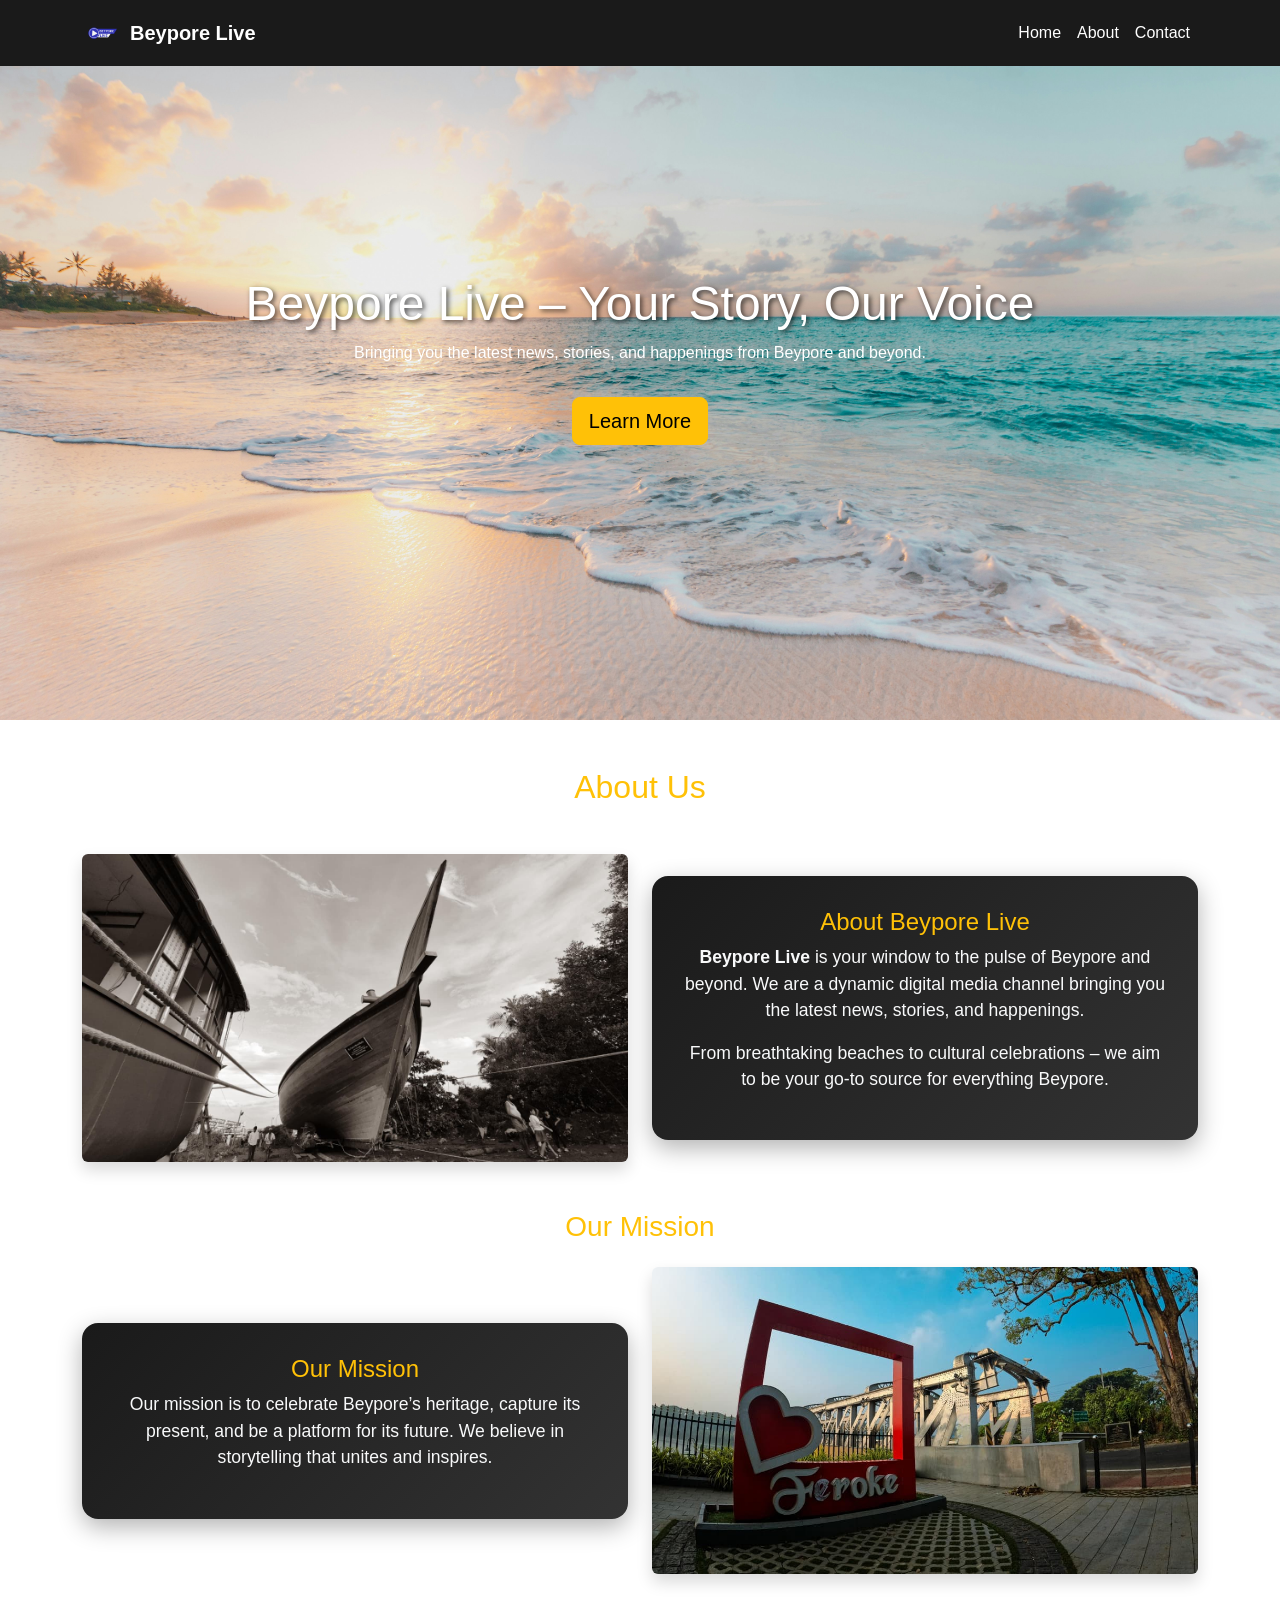
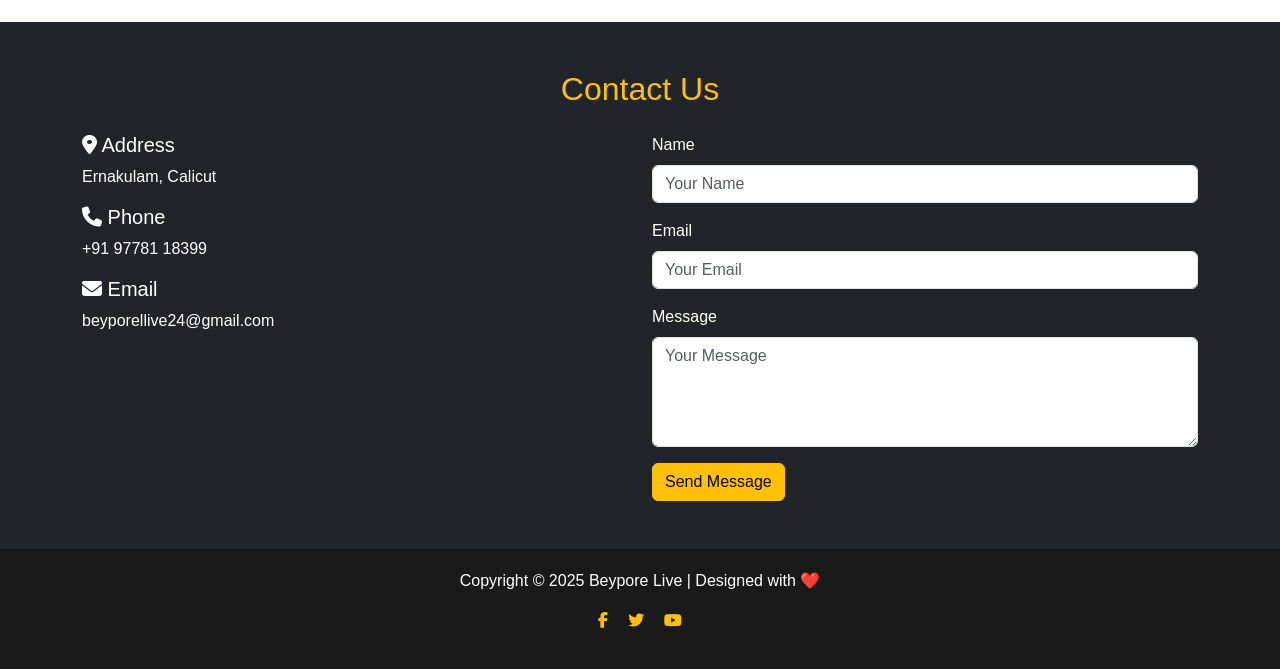
<file: last.html>
<!DOCTYPE html>
<html lang="en">
<head>
    <meta charset="UTF-8">
    <meta name="viewport" content="width=device-width, initial-scale=1.0">
    <!-- <title>Beypore Live</title> -->
    <title>Beypore Live – Your Story, Our Voice</title>
    <link href="assets/Untitled983_20250711172752.png" rel="icon">
    <link rel="stylesheet" href="https://cdn.jsdelivr.net/npm/bootstrap@5.3.0/dist/css/bootstrap.min.css">
    <link rel="stylesheet" href="https://cdnjs.cloudflare.com/ajax/libs/font-awesome/6.4.0/css/all.min.css">
    <link href="https://unpkg.com/aos@2.3.1/dist/aos.css" rel="stylesheet">

    <style>
        body {
            font-family: Arial, sans-serif;
        }
        .navbar {
            background-color: #1a1a1a;
        }
        .navbar-brand {
            font-weight: bold;
            /* color: #ffc107 !important; */
            color: #ffffff !important;
        }
        .hero {
            background: url('assets/sean-oulashin-KMn4VEeEPR8-unsplash.jpg') no-repeat center center/cover;
            height: 80vh;
            color: white;
            display: flex;
            align-items: center;
            justify-content: center;
            text-align: center;
        }
        .hero h1 {
            font-size: 3rem;
            text-shadow: 2px 2px 5px rgba(0,0,0,0.7);
        }
        .section-title {
            color: #ffc107;
            margin-bottom: 20px;
        }
        footer {
            background-color: #1a1a1a;
            color: white;
            padding: 20px 0;
        }
        footer a {
            color: #ffc107;
            text-decoration: none;
        }


        .jumbotron-style {
            background: linear-gradient(135deg, #1a1a1a, #333);
            color: #ffc107;
            padding: 2rem;
            border-radius: 1rem;
            box-shadow: 0 8px 25px rgba(0,0,0,0.3);
            text-align: center;
            transition: transform 0.3s ease;
        }
        .jumbotron-style:hover {
        transform: scale(1.02);
        }
        .jumbotron-style p {
            color: #f8f9fa;
            font-size: 1.1rem;
        }

    </style>
</head>
<body>




<!-- Navbar -->
<nav class="navbar navbar-expand-lg navbar-dark fixed-top">
    <div class="container">

        <!-- Logo with proper size -->
        <a class="navbar-brand d-flex align-items-center" href="#home">
            <img src="assets/Untitled983_20250711172752.png" 
                 alt="Logo" 
                 class="me-2"
                 style="height:40px; width:40px; border-radius:50%;">
            <span>Beypore Live</span>
        </a>

        <button class="navbar-toggler" type="button" data-bs-toggle="collapse" data-bs-target="#navbarNav">
            <span class="navbar-toggler-icon"></span>
        </button>

        <div class="collapse navbar-collapse" id="navbarNav">
            <ul class="navbar-nav ms-auto">
                <li class="nav-item"><a class="nav-link text-white" href="#home">Home</a></li>
                <li class="nav-item"><a class="nav-link text-white" href="#about">About</a></li>
                <li class="nav-item"><a class="nav-link text-white" href="#contact">Contact</a></li>
            </ul>
        </div>
    </div>
</nav>


<!-- Hero Section -->
<section id="home" class="hero">
    <div>
        <h1>Beypore Live – Your Story, Our Voice</h1>
        <p>Bringing you the latest news, stories, and happenings from Beypore and beyond.</p>
        <a href="#about" class="btn btn-warning btn-lg mt-3">Learn More</a>
    </div>
</section>



<!-- About Section -->
<section class="about-section py-5" id="about">
    <div class="container">
        <h2 class="text-center section-title mb-5" data-aos="fade-up">About Us</h2>
        <div class="row align-items-center mb-5">
            <div class="col-md-6" data-aos="fade-right">
                <img src="assets/WhatsApp Image 2025-08-14 at 17.52.00_19916a96.jpg" alt="Beypore Beach" class="img-fluid rounded shadow">
            </div>
            <div class="col-md-6" data-aos="fade-left">
                <div class="jumbotron-style" data-aos="fade-up">
                    <h4>About Beypore Live</h4>
                    <p><strong>Beypore Live</strong> is your window to the pulse of Beypore and beyond. We are a dynamic digital media channel bringing you the latest news, stories, and happenings.</p>
                    <p>From breathtaking beaches to cultural celebrations – we aim to be your go-to source for everything Beypore.</p>
                </div>

            </div>
        </div>
        <h3 class="text-center section-title mb-4" data-aos="fade-up">Our Mission</h3>
        <div class="row align-items-center">
            <div class="col-md-6 order-md-2" data-aos="fade-left">
                <img src="assets/WhatsApp Image 2025-08-14 at 17.52.00_8e924453.jpg" alt="Beypore Mission" class="img-fluid rounded shadow">
            </div>
            <div class="col-md-6 order-md-1" data-aos="fade-right">

                <div class="jumbotron-style" data-aos="fade-up">
                    <h4>Our Mission</h4>
                    <p>Our mission is to celebrate Beypore’s heritage, capture its present, and be a platform for its future. We believe in storytelling that unites and inspires.</p>
                </div>

            </div>
        </div>
    </div>
</section>




<!-- Contact Section -->
<section id="contact" class="py-5 bg-dark text-white">
    <div class="container">
        <h2 class="section-title text-center">Contact Us</h2>
        <div class="row mt-4">
            <div class="col-md-6">
                <h5><i class="fas fa-map-marker-alt"></i> Address</h5>
                <p>Ernakulam, Calicut</p>
                <h5><i class="fas fa-phone"></i> Phone</h5>
                <p>+91 97781 18399</p>
                <h5><i class="fas fa-envelope"></i> Email</h5>
                <p>beyporellive24@gmail.com</p>
            </div>
            <div class="col-md-6">
                <form>
                    <div class="mb-3">
                        <label class="form-label">Name</label>
                        <input type="text" class="form-control" placeholder="Your Name">
                    </div>
                    <div class="mb-3">
                        <label class="form-label">Email</label>
                        <input type="email" class="form-control" placeholder="Your Email">
                    </div>
                    <div class="mb-3">
                        <label class="form-label">Message</label>
                        <textarea class="form-control" rows="4" placeholder="Your Message"></textarea>
                    </div>
                    <button type="submit" class="btn btn-warning">Send Message</button>
                </form>
            </div>
        </div>
    </div>
</section>

<!-- Footer -->
<footer class="text-center">
    <p>Copyright © 2025 Beypore Live | Designed with ❤️</p>
    <p>
        <a href="#"><i class="fab fa-facebook-f me-3"></i></a>
        <a href="#"><i class="fab fa-twitter me-3"></i></a>
        <a href="#"><i class="fab fa-youtube"></i></a>
    </p>
</footer>

<script src="https://unpkg.com/aos@2.3.1/dist/aos.js"></script>


<!-- aos animation -->
<script>
    AOS.init({ duration: 1000, once: true });
</script>

<script src="https://cdn.jsdelivr.net/npm/bootstrap@5.3.0/dist/js/bootstrap.bundle.min.js"></script>

</body>
</html>
</file>
